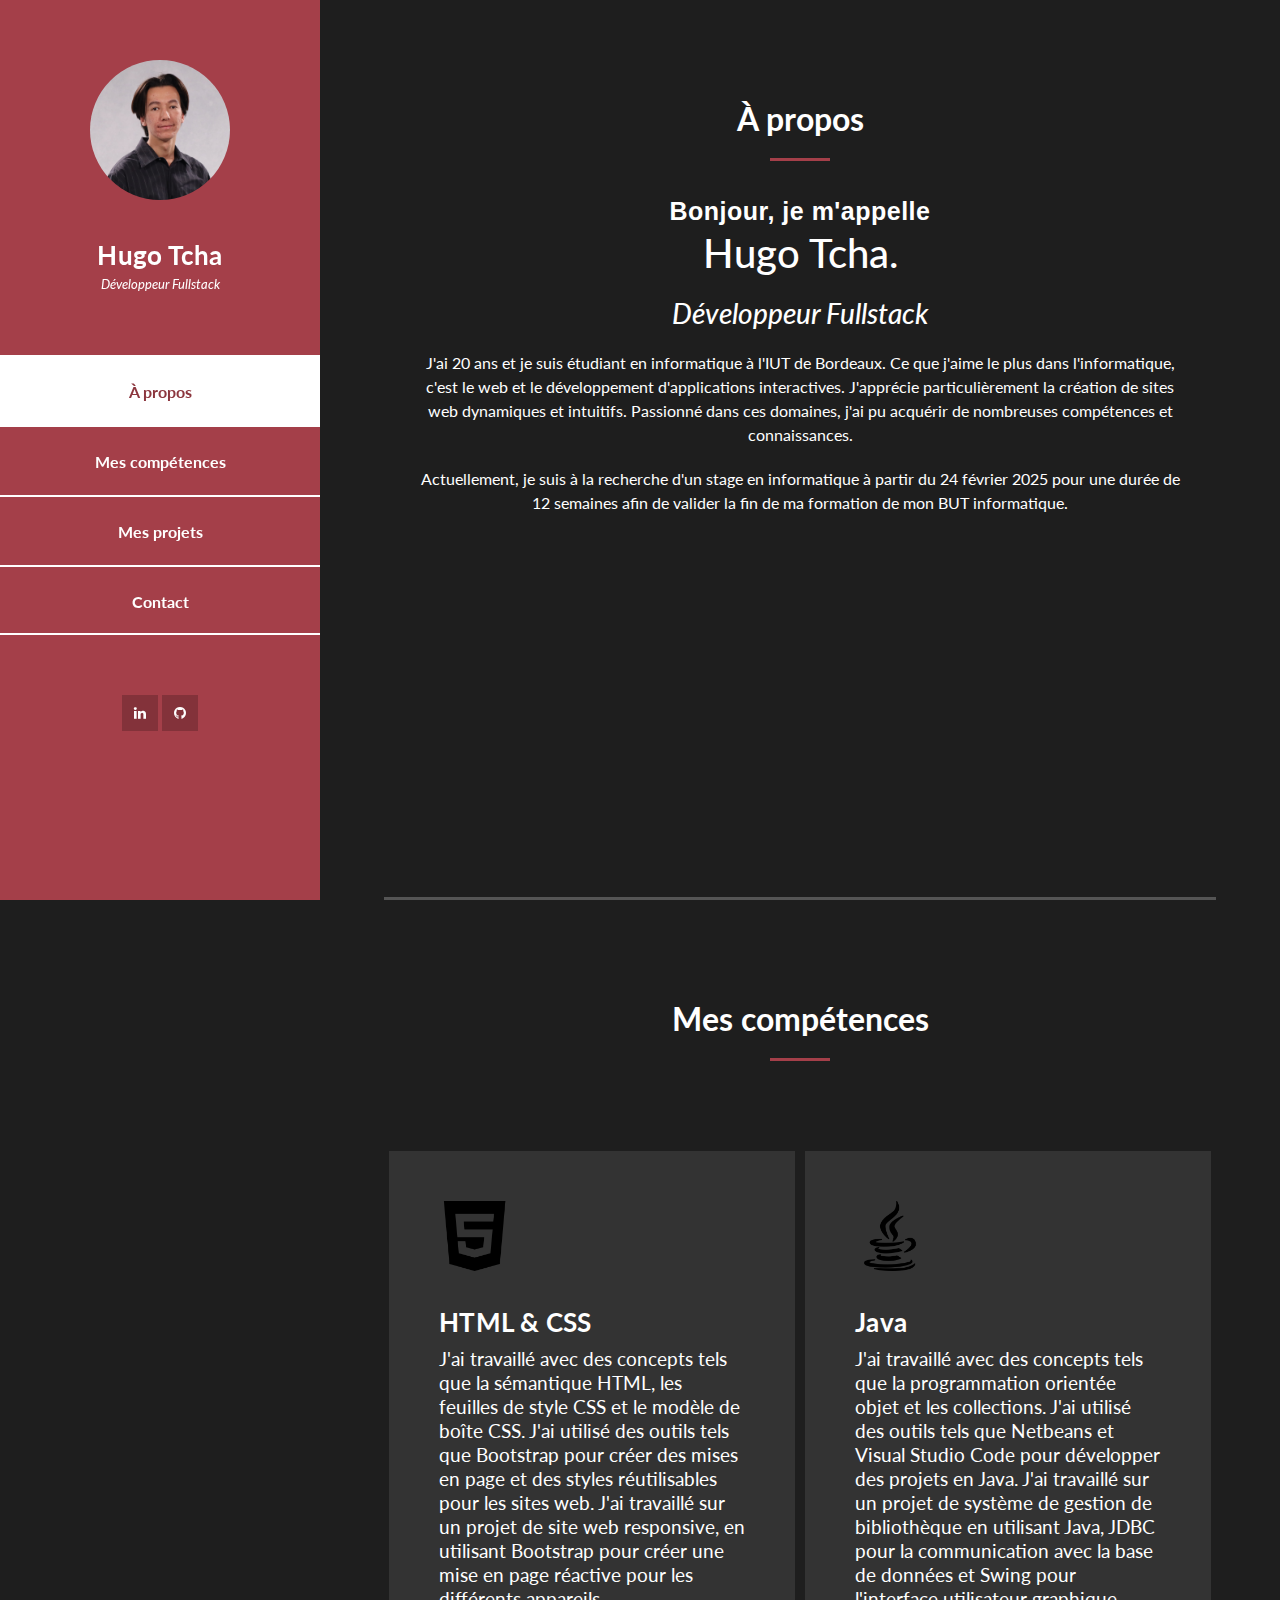
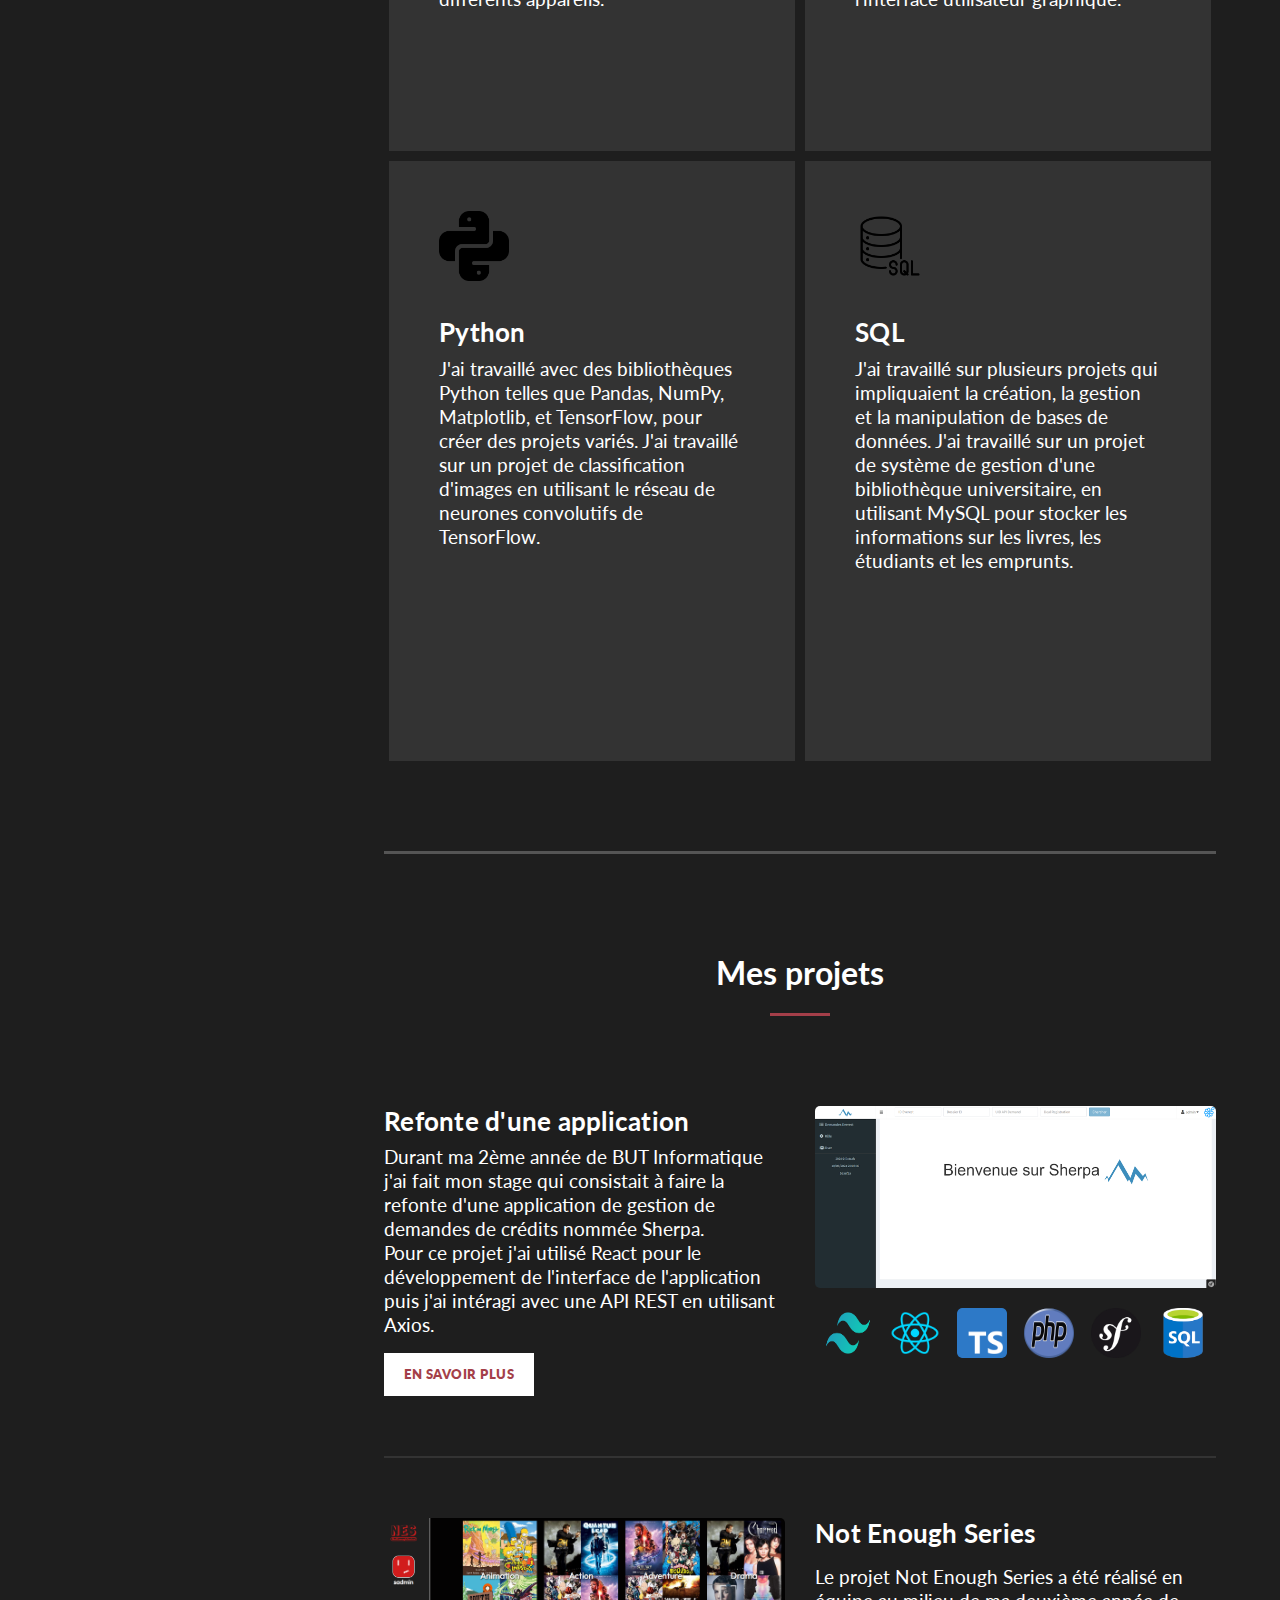
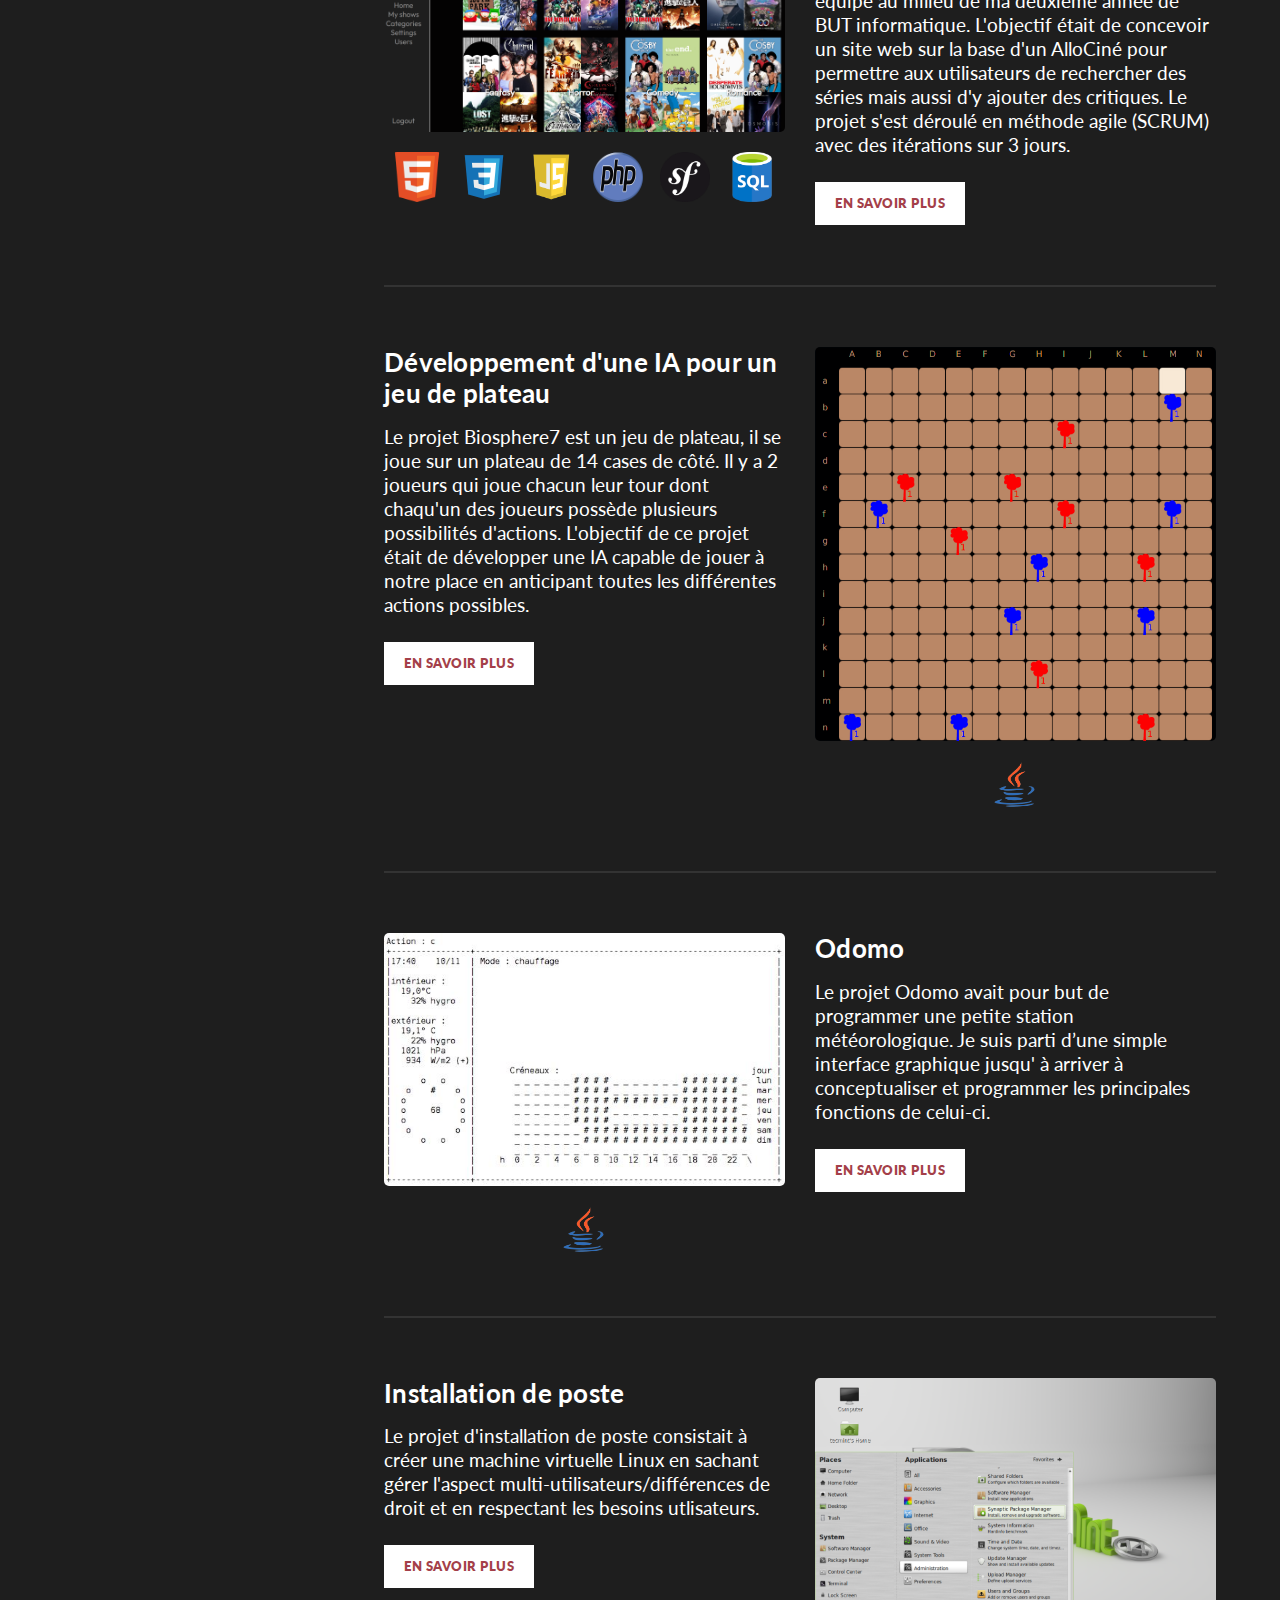
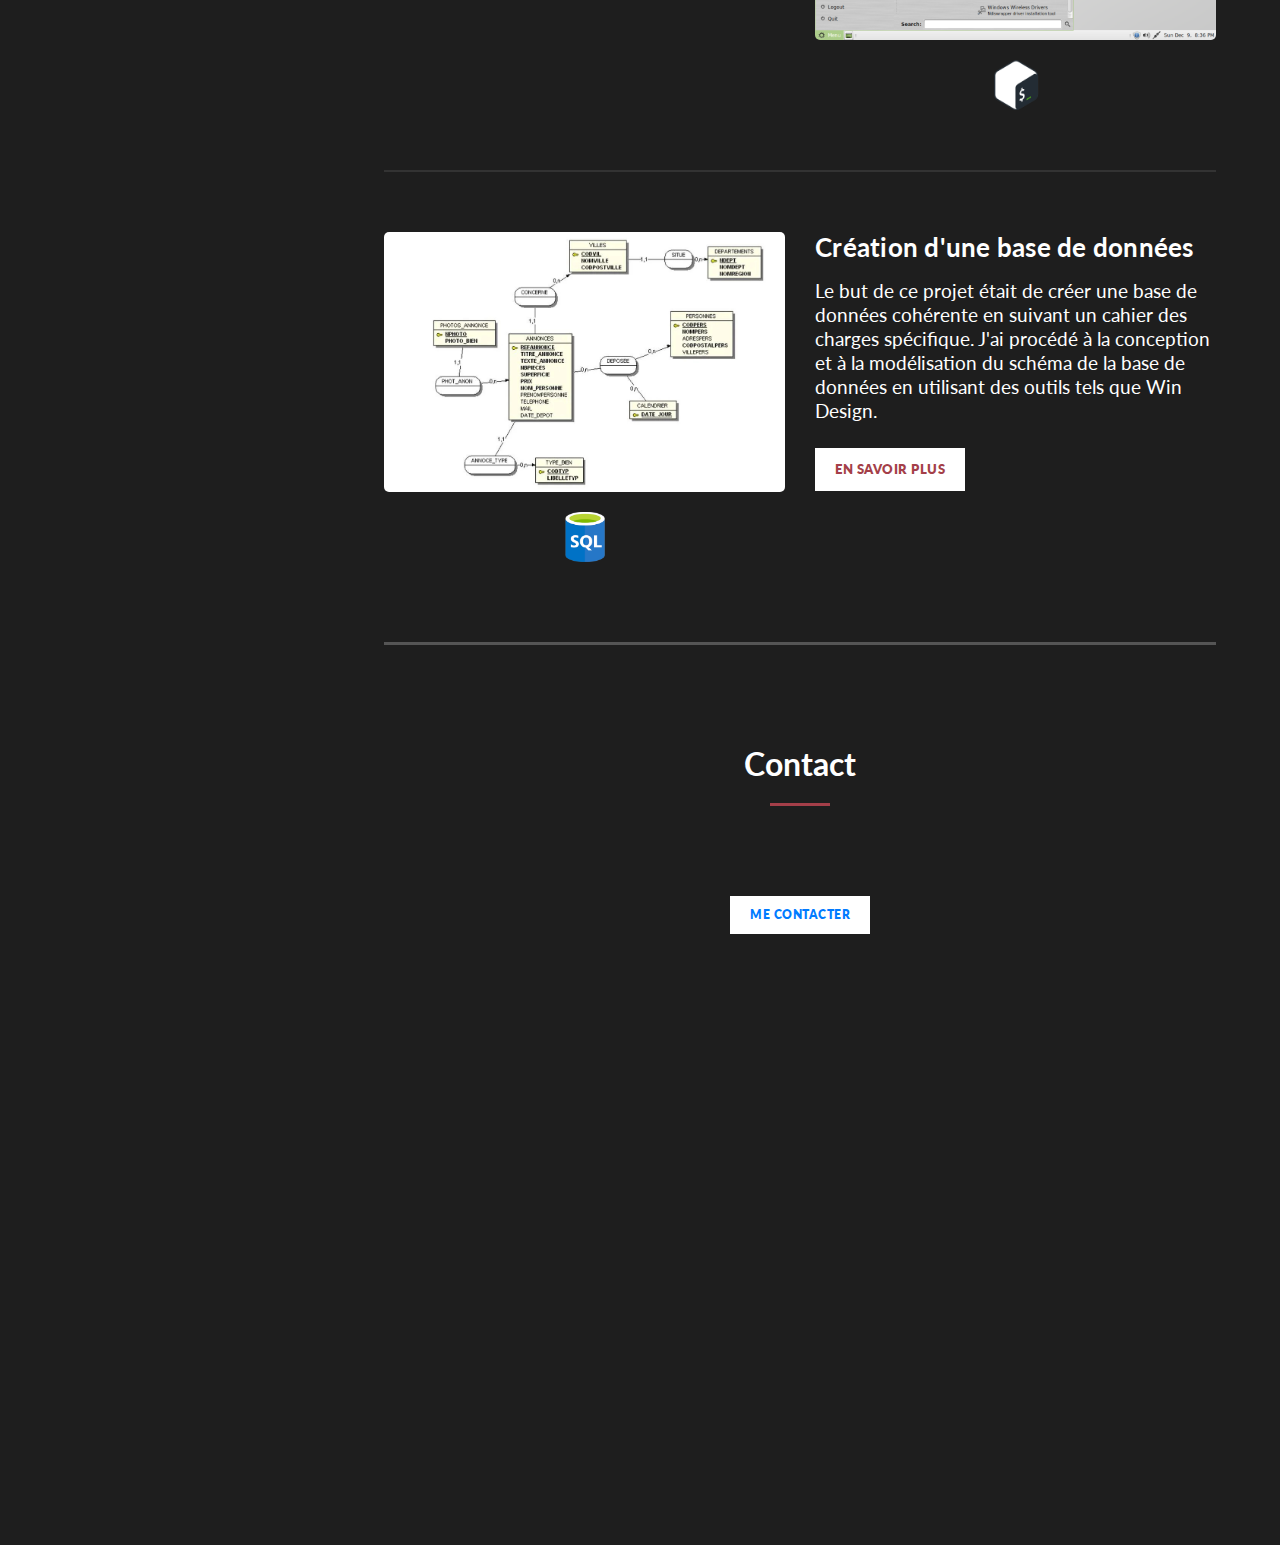
<file: index.html>
<!DOCTYPE html>
<html lang="en">

<head>
  <meta charset="utf-8" />
  <meta name="viewport" content="width=device-width, initial-scale=1, shrink-to-fit=no" />
  <meta name="description" content="" />
  <meta name="author" content="" />
  <link href="https://fonts.googleapis.com/css?family=Lato:100,300,400,700,900" rel="stylesheet" />

  <title>Portfolio</title>

  <!-- Bootstrap core CSS -->
  <link href="vendor/bootstrap/css/bootstrap.min.css" rel="stylesheet" />

  <!-- Additional CSS Files -->
  <link rel="stylesheet" href="assets/css/fontawesome.css" />
  <link rel="stylesheet" href="assets/css/templatemo-style.css" />
  <link rel="stylesheet" href="assets/css/owl.css" />
  <link rel="stylesheet" href="assets/css/lightbox.css" />
</head>

<body>
  <div id="page-wraper">
    <!-- Sidebar Menu -->
    <div class="responsive-nav">
      <i class="fa fa-bars" id="menu-toggle"></i>
      <div id="menu" class="menu">
        <i class="fa fa-times" id="menu-close"></i>
        <div class="container">
          <div class="image">
            <a href="#"><img src="assets/images/photo_profile.jpg" alt="" /></a>
          </div>
          <div class="author-content">
            <h4>Hugo Tcha</h4>
            <span>Développeur Fullstack</span>
          </div>
          <nav class="main-nav" role="navigation">
            <ul class="main-menu">
              <li><a href="#section1">À propos</a></li>
              <li><a href="#section2">Mes compétences</a></li>
              <li><a href="#section3">Mes projets</a></li>
              <li><a href="#section4">Contact</a></li>
            </ul>
          </nav>
          <div class="social-network">
            <ul class="soial-icons">
              <li>
                <a href="https://www.linkedin.com/in/hugts/" target="_blank"><i class="fa fa-linkedin"></i></a>
              </li>
              <li>
                <a href="https://www.github.com/hugts" target="_blank"><i class="fa fa-github"></i></a>
              </li>
            </ul>
          </div>
        </div>
      </div>
    </div>

    <section class="section about-me" data-section="section1">
      <div class="container">
        <div class="section-heading">
          <h2>À propos</h2>
          <div class="line-dec" id="apropos"></div>
          <div>
            <h1><span>Bonjour, je m'appelle</span><br>Hugo Tcha.</h1>
            <h3><I>Développeur Fullstack</I></h3>
          </div>
          <div>
            <p>
              J'ai 20 ans et je suis étudiant en informatique à l'IUT de Bordeaux. Ce que j'aime le plus dans
              l'informatique, c'est le web et le développement d'applications interactives. J'apprécie particulièrement
              la création de sites web dynamiques et intuitifs. Passionné dans ces domaines, j'ai pu acquérir de
              nombreuses compétences et connaissances.
            </p>
            <p>
              Actuellement, je suis à la recherche d'un stage en informatique à partir du 24 février 2025 pour une durée de 12 semaines
              afin de valider la fin de ma formation de mon BUT informatique.
            </p>
          </div>
        </div>
      </div>
    </section>

    <section class="section my-services" data-section="section2">
      <div class="container">
        <div class="section-heading">
          <h2>Mes compétences</h2>
          <div class="line-dec"></div>
        </div>
        <div class="row">
          <div class="col-md-6">
            <div class="service-item">
              <div class="first-service-icon service-icon"></div>
              <h4>HTML &amp; CSS</h4>
              <p>
                J'ai travaillé avec des concepts tels que la sémantique HTML, les feuilles de style CSS et le modèle de
                boîte CSS.
                J'ai utilisé des outils tels que Bootstrap pour créer des mises en page et des styles réutilisables pour
                les sites web.
                J'ai travaillé sur un projet de site web responsive, en utilisant Bootstrap pour créer une mise en page
                réactive pour les différents appareils.
              </p>
            </div>
          </div>
          <div class="col-md-6">
            <div class="service-item">
              <div class="second-service-icon service-icon"></div>
              <h4>Java</h4>
              <p>
                J'ai travaillé avec des concepts tels que la programmation orientée objet et les collections.
                J'ai utilisé des outils tels que Netbeans et Visual Studio Code pour développer des projets en Java.
                J'ai travaillé sur un projet de système de gestion de bibliothèque en utilisant Java, JDBC pour la
                communication avec la base de données et Swing pour l'interface utilisateur graphique.
              </p>
            </div>
          </div>
          <div class="col-md-6">
            <div class="service-item">
              <div class="third-service-icon service-icon"></div>
              <h4>Python</h4>
              <p>
                J'ai travaillé avec des bibliothèques Python telles que Pandas, NumPy, Matplotlib, et TensorFlow, pour
                créer des projets variés.
                J'ai travaillé sur un projet de classification d'images en utilisant le réseau de neurones convolutifs
                de TensorFlow.
              </p>
            </div>
          </div>
          <div class="col-md-6">
            <div class="service-item">
              <div class="fourth-service-icon service-icon"></div>
              <h4>SQL</h4>
              <p>
                J'ai travaillé sur plusieurs projets qui impliquaient la création, la gestion et la manipulation de
                bases de données.
                J'ai travaillé sur un projet de système de gestion d'une bibliothèque universitaire, en utilisant MySQL
                pour stocker les informations sur les livres,
                les étudiants et les emprunts.
              </p>
            </div>
          </div>
        </div>
      </div>
    </section>

    <section class="section my-work" data-section="section3">
      <div class="container">
        <div class="section-heading">
          <h2>Mes projets</h2>
          <div class="line-dec"></div>
        </div>
        <div class="row">
          <div class="isotope-wrapper">

            <div class="first-image-post">
              <div class="row">
                <div class="col-md-6">
                  <div class="left-text">
                    <h4>Refonte d'une application</h4>
                    <p>
                      Durant ma 2ème année de BUT Informatique j'ai fait mon stage qui consistait à faire la refonte
                      d'une application de gestion de demandes de crédits nommée Sherpa.
                      <br>Pour ce projet j'ai utilisé React pour le développement de l'interface de l'application puis
                      j'ai intéragi avec une API REST en utilisant Axios.
                    </p>
                    <div class="white-button">
                      <a href="assets/pdf/Sherpa.pdf" target="_blank">En savoir plus</a>
                    </div>
                  </div>
                </div>
                <div class="col-md-6">
                  <div class="right-image">
                    <img src="assets/images/sherpa.png" alt="" />
                    <div class="logo">
                      <img src="assets/images/tailwind-css.png" alt="" />
                      <img src="assets/images/react.png" alt="" />
                      <img src="assets/images/typescript.png" alt="" />
                      <img src="assets/images/php.png" alt="" />
                      <img src="assets/images/symfony.png" alt="" />
                      <img src="assets/images/sql.png" alt="" />
                    </div>
                  </div>
                </div>
              </div>
            </div>
          </div>

          <div class="left-image-post">
            <div class="row">
              <div class="col-md-6">
                <div class="left-image">
                  <img src="assets/images/nes.png" alt="" />
                  <div class="logo">
                    <img src="assets/images/html.png" alt="" />
                    <img src="assets/images/css.png" alt="" />
                    <img src="assets/images/javascript.png" alt="" />
                    <img src="assets/images/php.png" alt="" />
                    <img src="assets/images/symfony.png" alt="" />
                    <img src="assets/images/sql.png" alt="" />
                  </div>
                </div>
              </div>
              <div class="col-md-6">
                <div class="right-text">
                  <h4>Not Enough Series</h4>
                  <p>
                    Le projet Not Enough Series a été réalisé en équipe au milieu de ma deuxième année de BUT
                    informatique. L'objectif était de concevoir un site web sur la base d'un AlloCiné pour permettre
                    aux utilisateurs de rechercher des séries mais aussi d'y ajouter des critiques. Le projet s'est
                    déroulé en méthode agile (SCRUM) avec des itérations sur 3 jours.
                  </p>
                  <div class="white-button">
                    <a href="assets/pdf/NotEnoughSeries.pdf" target="_blank">En savoir plus</a>
                  </div>
                </div>
              </div>
            </div>
          </div>

          <div class="right-image-post">
            <div class="row">
              <div class="col-md-6">
                <div class="left-text">
                  <h4>Développement d'une IA pour un jeu de plateau</h4>
                  <p>
                    Le projet Biosphere7 est un jeu de plateau, il se joue sur un plateau de 14 cases de côté.
                    Il y a 2 joueurs qui joue chacun leur tour dont chaqu'un des joueurs possède plusieurs
                    possibilités d'actions.
                    L'objectif de ce projet était de développer une IA capable de jouer à notre place en anticipant
                    toutes les différentes actions possibles.
                  </p>
                  <div class="white-button">
                    <a href="/assets/pdf/biosphere7.pdf" target="_blank">En savoir plus</a>
                  </div>
                </div>
              </div>
              <div class="col-md-6">
                <div class="right-image">
                  <img src="assets/images/biosphere7.png" alt="" />
                  <div class="logo">
                    <img src="assets/images/java.png" alt="" />
                  </div>
                </div>
              </div>
            </div>
          </div>

          <div class="left-image-post">
            <div class="row">
              <div class="col-md-6">
                <div class="left-image">
                  <img src="assets/images/odomo.JPG" alt="" />
                  <div class="logo">
                    <img src="assets/images/java.png" alt="" />
                  </div>
                </div>
              </div>
              <div class="col-md-6">
                <div class="right-text">
                  <h4>Odomo</h4>
                  <p>
                    Le projet Odomo avait pour but de programmer une petite station
                    météorologique. Je suis parti d’une simple interface graphique jusqu' à arriver
                    à conceptualiser et programmer les principales fonctions de celui-ci.
                  </p>
                  <div class="white-button">
                    <a href="assets/pdf/odomo.pdf" target="_blank">En savoir plus</a>
                  </div>
                </div>
              </div>
            </div>
          </div>

          <div class="right-image-post">
            <div class="row">
              <div class="col-md-6">
                <div class="left-text">
                  <h4>Installation de poste</h4>
                  <p>
                    Le projet d'installation de poste consistait à créer une machine virtuelle Linux
                    en sachant gérer l'aspect multi-utilisateurs/différences de droit et en respectant
                    les besoins utlisateurs.
                  </p>
                  <div class="white-button">
                    <a href="assets/pdf/installationdeposte.pdf" target="_blank">En savoir plus</a>
                  </div>
                </div>
              </div>
              <div class="col-md-6">
                <div class="right-image">
                  <img src="assets/images/installation_poste.png" alt="" />
                  <div class="logo">
                    <img src="assets/images/bash.png" alt="" />
                  </div>
                </div>
              </div>
            </div>
          </div>

          <div class="left-image-post">
            <div class="row">
              <div class="col-md-6">
                <div class="left-image">
                  <img src="assets/images/bdd.jpg" alt="" />
                  <div class="logo">
                    <img src="assets/images/sql.png" alt="" />
                  </div>
                </div>
              </div>
              <div class="col-md-6">
                <div class="right-text">
                  <h4>Création d'une base de données</h4>
                  <p>
                    Le but de ce projet était de créer une base de données cohérente en suivant
                    un cahier des charges spécifique. J'ai procédé à la conception et à la modélisation
                    du schéma de la base de données en utilisant des outils tels que Win Design.
                  <div class="white-button">
                    <a href="assets/pdf/bdd.pdf" target="_blank">En savoir plus</a>
                  </div>
                </div>
              </div>
            </div>
          </div>

        </div>
      </div>
  </div>
  </section>

  <section class="section contact-me" data-section="section4">
    <div class="container">
      <div class="section-heading">
        <h2>Contact</h2>
        <div class="line-dec"></div>
      </div>
      <!--
          <div class="row">
            <div class="right-content">
              <div class="container">
                <form id="contact" action="" method="post">
                  <div class="row">
                    <div class="col-md-6">
                      <fieldset>
                        <input
                          name="name"
                          type="text"
                          class="form-control"
                          id="name"
                          placeholder="Nom..."
                          required=""
                        />
                      </fieldset>
                    </div>
                    <div class="col-md-6">
                      <fieldset>
                        <input
                          name="email"
                          type="text"
                          class="form-control"
                          id="email"
                          placeholder="Email..."
                          required=""
                        />
                      </fieldset>
                    </div>
                    <div class="col-md-12">
                      <fieldset>
                        <input
                          name="subject"
                          type="text"
                          class="form-control"
                          id="subject"
                          placeholder="Sujet..."
                          required=""
                        />
                      </fieldset>
                    </div>
                    <div class="col-md-12">
                      <fieldset>
                        <textarea
                          name="message"
                          rows="6"
                          class="form-control"
                          id="message"
                          placeholder="Message..."
                          required=""
                        ></textarea>
                      </fieldset>
                    </div>
                    -->
      <div class="col-md-12" id="contactme">
        <fieldset>
          <button type="submit" id="form-submit" class="button">
            <a href="mailto:hugo.tcha.pro@gmail.com" target="_blank">Me contacter</a>
          </button>
        </fieldset>
      </div>
    </div>
    </form>
    </div>
    </div>
    </div>
    </div>
  </section>
  </div>

  <!-- Scripts -->
  <script src="vendor/jquery/jquery.min.js"></script>
  <script src="vendor/bootstrap/js/bootstrap.bundle.min.js"></script>
  <script src="assets/js/isotope.min.js"></script>
  <script src="assets/js/owl-carousel.js"></script>
  <script src="assets/js/lightbox.js"></script>
  <script src="assets/js/custom.js"></script>
  <script>
    $(".main-menu li:first").addClass("active");

    var showSection = function showSection(section, isAnimate) {
      var direction = section.replace(/#/, ""),
        reqSection = $(".section").filter(
          '[data-section="' + direction + '"]'
        ),
        reqSectionPos = reqSection.offset().top - 0;

      if (isAnimate) {
        $("body, html").animate(
          {
            scrollTop: reqSectionPos
          },
          800
        );
      } else {
        $("body, html").scrollTop(reqSectionPos);
      }
    };

    var checkSection = function checkSection() {
      $(".section").each(function () {
        var $this = $(this),
          topEdge = $this.offset().top - 80,
          bottomEdge = topEdge + $this.height(),
          wScroll = $(window).scrollTop();
        if (topEdge < wScroll && bottomEdge > wScroll) {
          var currentId = $this.data("section"),
            reqLink = $("a").filter("[href*=\\#" + currentId + "]");
          reqLink
            .closest("li")
            .addClass("active")
            .siblings()
            .removeClass("active");
        }
      });
    };

    $(".main-menu").on("click", "a", function (e) {
      e.preventDefault();
      showSection($(this).attr("href"), true);
    });

    $(window).scroll(function () {
      checkSection();
    });
  </script>
</body>

</html>
</file>
<file: assets/css/templatemo-style.css>
@import url(fontawesome.css);
@import url("https://fonts.googleapis.com/css?family=Lato:100,300,400,700,900");
body {
    font-family: 'Lato', sans-serif;
    background-color: #1e1e1e;
    -webkit-background-size: cover;
    -moz-background-size: cover;
    -o-background-size: cover;
    background-size: cover;
    height: auto;
}

#page-wraper {
    width: 100%;
}


/* Basic */

body {
    overflow-x: hidden;
}

input,
select,
textarea {
    outline: none;
}

a,
a:hover {
    text-decoration: none;
}

p {
    font-size: 16px;
    line-height: 24px;
    color: #fff;
}

h4 {
    font-size: 26px;
    font-weight: 700;
    color: #fff;
    letter-spacing: 0.25px;
}

img {
    width: 100%;
    overflow: hidden;
}

ul {
    padding: 0;
    margin: 0;
    list-style: none;
}

ul li {
    display: inline-block;
}

html {
    -webkit-box-sizing: border-box;
    -moz-box-sizing: border-box;
    box-sizing: border-box;
}

*,
*:before,
*:after {
    -webkit-box-sizing: inherit;
    -moz-box-sizing: inherit;
    box-sizing: inherit;
}

.clearfix {
    zoom: 1;
}

.clearfix:before,
.clearfix:after {
    content: "";
    display: table;
}

.clearfix:after {
    clear: both;
}

.container {
    margin: 0 auto;
}

.main-nav {
    text-align: center;
}

.main-nav li:last-child a {
    border-bottom: 2px solid #fff;
}

.main-nav li {
    display: block;
}

.main-nav li a {
    height: 70px;
    line-height: 70px;
    display: inline-block;
    font-size: 16px;
    font-weight: 700;
    color: #fff;
    width: 100%;
    transition: all 0.5s;
    border-top: 2px solid #fff;
}

.main-nav li:hover a,
.main-nav li.active a {
    background: #fff;
    color: #8c363e;
}

/* Sidebar Menu */

.menu .image {
    margin-top: 60px;
}

.menu .image img {
    width: 140px;
    height: 140px;
    border-radius: 50%;
    text-align: center;
}

.menu .author-content {
    margin: 40px 0px 60px 0px;
}

.menu .author-content h4 {
    margin-bottom: 0px;
}

.menu .author-content span {
    font-size: 13px;
    font-style: italic;
    color: #fff;
}

.menu .social-network {
    margin-top: 60px;
}

.menu .social-network ul li {
    margin: 0 3px;
}

.menu .social-network ul li a {
    width: 40px;
    height: 40px;
    display: inline-block;
    text-align: center;
    line-height: 40px;
    background-color: rgba(0, 0, 0, 0.2);
    color: #fff;
    font-size: 14px;
    transition: all 0.5s;
}

.menu .social-network ul li a:hover {
    background-color: #fff;
    color: #a43f49;
}

.menu:before,
.menu:after {
    content: "";
    display: table;
}

.menu:after {
    clear: both;
}

.menu a {
    text-decoration: none;
    color: inherit;
}

.menu {
    text-align: center;
}

.menu::-webkit-scrollbar {
    display: none;
}

.menu {
    left: 10%;
  -webkit-transition: -webkit-transform 233ms cubic-bezier(0, 0, 0.21, 1);
  -webkit-overflow-scrolling: touch;
  background-color: #a43f49;
  box-sizing: border-box;
  height: 100vh;  
  max-height: 100vh !important;
  max-width: 80vw !important;
  min-width: 45px !important;
  outline: none;
  overflow-x: hidden !important;
  overflow-y: auto !important;
  padding: 0;
  position: fixed !important;
  top: calc(0px);  
  width: 20%;
  will-change: transform;
  z-index: 9999 !important;
}

.menu-toggle {
  color: #fff;
  cursor: pointer;
  font-size: 25px;
  position: fixed;
  right: 25px;
  top: 25px;
}

#menu-toggle {
    z-index: 999;
    cursor: pointer;
    position: fixed;
    top: 0;
    left: 0;
    color: #a43f49;
    background-color: #fff;
    width: 60px;
    height: 60px;
    text-align: center;
    display: inline-block;
    line-height: 60px;
}

.menu-close {
  cursor: pointer;
}

#menu-close {
    cursor: pointer;
    text-align: right;
    color: #a43f49;
    background-color: #fff;
    width: 100%;
    height: 60px;
    text-align: center;
    display: inline-block;
    line-height: 60px;
}


/* Section */

.section {
    color: #fff;
    width: 55%;
    right: 10%;
    left: 35%;
    position: relative;
    min-height: 100vh;
    padding-bottom: 80px;
    border-bottom: 3px solid rgba(250, 250, 250, 0.25);
}

.section-heading {
    text-align: center;
    padding: 80px 20px;
}

.section-heading * {
    margin: 20px 0;
}

.section-heading h2 {
    font-size: 32px;
    font-weight: 700;
    color: #fff;
}

.section-heading .line-dec {
    width: 60px;
    height: 3px;
    background-color: #a43f49;
    margin: 10px auto;
}

.section-heading span {
    margin-top: 5px;
    font-size: 16px;
    color: #fff;
    letter-spacing: 0.5px;
}


/* Buttons */

.white-button a {
    display: inline-block;
    padding: 12px 20px;
    background-color: #fff;
    color: #a43f49;
    font-size: 13px;
    font-weight: 800;
    letter-spacing: 0.5px;
    text-transform: uppercase;
    transition: all 0.5s;
}

.white-button a:hover {
    background-color: #a43f49;
    color: #fff;
}

button {
    display: inline-block;
    padding: 10px 20px;
    background-color: #fff;
    color: #a43f49;
    font-size: 12px;
    font-weight: 800;
    letter-spacing: 0.5px;
    text-transform: uppercase;
    transition: all 0.5s;
    border: none;
    outline: none;
    cursor: pointer;
}

button:hover {
    outline: none;
    background-color: #a43f49;
    color: #fff;
}


/* Left & Right Post */


.first-image-post {
    margin-top: 30px;
}

.left-image-post,
.right-image-post {
    margin-top: 60px;
    padding-top: 60px;
    border-top: 2px solid rgba(250, 250, 250, 0.1);
}

.left-image img,
.right-image img {
    border-radius: 5px;
}

.logo {
    display: flex;
    flex-direction: row;
    justify-content: space-around;
    align-items: center;
    margin-top: 20px;
}

.logo img {
    width: 50px;
    height: 50px;
}

.right-image-post h4,
.left-image-post h4 {
    margin-top: 30px;
}

.right-image-post p,
.left-image-post p {
    margin-top: 20px;
}

.right-image-post .white-button,
.left-image-post .white-button {
    margin-top: 30px;
}

/* About me */

.about-me span {
    font: 600 25px 'Poppins', sans-serif;
}

/* Services */

.my-services .col-md-6 {
    padding-left: 5px;
    padding-right: 5px;
}

.service-item {
    min-height: 600px;
    margin-bottom: 10px;
    padding: 50px;
    background-color: rgba(250, 250, 250, 0.1);
    transition: all 0.5s;
}

.service-item h4 {
    transition: all 0.5s;
}

.service-item p {
    transition: all 0.5s;
    font-size: 1.2em;
}

.service-item:hover {
    background-color: rgba(250, 250, 250, 1);
}

.service-item:hover h4 {
    color: #1e1e1e;
}

.service-item:hover p {
    color: #4a4a4a;
}

.service-item .service-icon {
    width: 70px;
    height: 70px;
    display: inline-block;
    margin-bottom: 30px;
    background-size: cover;
    background-repeat: no-repeat;
    transition: all 0.5s;
}

.service-item .first-service-icon {
    background-image: url(../images/html-icon.png);
}

.service-item:hover .first-service-icon {
    background-image: url(../images/html-icon.png);
}

.service-item .second-service-icon {
    background-image: url(../images/java_icon.png);
}

.service-item:hover .second-service-icon {
    background-image: url(../images/java_icon.png);
}

.service-item .third-service-icon {
    background-image: url(../images/python-icon.png);
}

.service-item:hover .third-service-icon {
    background-image: url(../images/python-icon.png);
}

.service-item .fourth-service-icon {
    background-image: url(../images/sql-icon.png);
}

.service-item:hover .fourth-service-icon {
    background-image: url(../images/sql-icon.png);
}


/* My Work */

section.my-work .section-heading {
    text-align: center;
    padding: 80px 45px 50px 45px;
}

.my-work p {
    font-size: 1.2em;
}

.isotope-wrapper {
    position: relative;
    width: 100%;
    margin: auto;
}


/* Contact Me */

section.contact-me {
    border-bottom: none;
}

#contact input {
    background-color: rgba(250,250,250,0.1);
    border: 1px solid rgba(250,250,250,1);
    border-radius: 0px;
    margin-bottom: 30px;
    color: #fff;
    font-size: 14px;
    height: 40px;
    line-height: 40px;
    width: 100%;
    padding-left: 15px;
}

#contact input:focus {
    outline: none;
    box-shadow: none;
}

#contact textarea {
    background-color: rgba(250,250,250,0.1);
    border: 1px solid rgba(250,250,250,1);
    border-radius: 0px;
    margin-bottom: 30px;
    color: #fff;
    font-size: 14px;
    height: 180px;
    max-height: 220px;
    line-height: 40px;
    width: 100%;
    padding-left: 15px;
}

#contact textarea:focus {
    outline: none;
    box-shadow: none;
}

#contact {
    text-align: center;
}

#contactme {
    display: flex;
    justify-content: center;
}

#apropos {
    display: flex;
    flex-direction: column;
    font-family: 'Open Sans', sans-serif;
    font-weight: normal;
    letter-spacing: 0.03em;
    font-size: 16px;
    color: #fff;
}

#bio {
    margin: 35px auto 20px auto;
    text-align: center;
    max-width: 700px;
}

#bio p {
    font-size: 1.2em;
}

@media screen and (max-width: 1680px) {
    .menu {
        left: 5%;
    }

    .section {
        color: #fff;
        width: 65%;
        right: 5%;
        left: 30%;
    }
}

@media screen and (max-width: 1680px) and (min-width: 846px) { 
    .menu .social-network ul li a {
        width: 36px;
        height: 36px;
        line-height: 36px;
    }

    .menu .social-network ul li {
        margin: 0;
    }

    .menu .image {
        margin-top: 60px;
    }
}

@media screen and (max-width: 1280px) {
    .menu {
        left: 0%;
    }

    .right-image-post h4,
    .left-image-post h4 {
        margin-top: 0px;
    }

    .right-image-post p,
    .left-image-post p {
        margin-top: 15px;
    }

    .right-image-post .white-button,
    .left-image-post .white-button {
        margin-top: 25px;
    }

}

.menu .container {
    padding-left: 0;
    padding-right: 0;
}

@media screen and (max-width: 1280px) and (min-width: 846px) {
    .menu {
        width: 25%;
    }
}

#menu-toggle,
#menu-close {
    display: none;
}  

@media screen and (max-width: 845px) {        
    #menu-toggle,
    #menu-close {
        display: inline-block;
    }    

    .menu {        
        width: 320px;
        -webkit-transform: translateX(-100%) !important;
        transform: translateX(-100%) !important;
        transition: -webkit-transform 233ms cubic-bezier(0, 0, 0.21, 1);
        transition: transform 233ms cubic-bezier(0, 0, 0.21, 1);
        transition: transform 233ms cubic-bezier(0, 0, 0.21, 1), -webkit-transform 233ms cubic-bezier(0, 0, 0.21, 1);
    }

    .menu .image {
        margin-top: 40px;        
    }

    .menu .image img {
        width: 120px;
        height: 120px;
    }

    .menu .author-content {
        margin: 20px 0px 40px 0px;
    }

    .menu .container {
        padding-left: 15px;
        padding-right: 15px;
    }

    .menu.open {
        display: inline-block;
        -webkit-transform: translateX(0) !important;
                transform: translateX(0) !important;
    }

    .responsive-nav {
        display: inline-block;
    }
    .section {
        width: 94%;
        right: 3%;
        left: 3%;
    }
    .isotope-item {
        width: 94%;
        margin: 3%;
    }
    .left-image-post img {
        margin-bottom: 30px;
    }
    .right-image-post img {
        margin-top: 30px;
    }

    /* A changer en fonction de l'emplacement de l'image*/
    .first-image-post img {
        margin-top: 30px;
        /*margin-bottom: 30px;*/
    }

    .isotope-item {
        border-bottom: none;
        text-align: center;
    }
    .isotope-toolbar {
        margin-bottom: 20px;
    }
}
</file>
